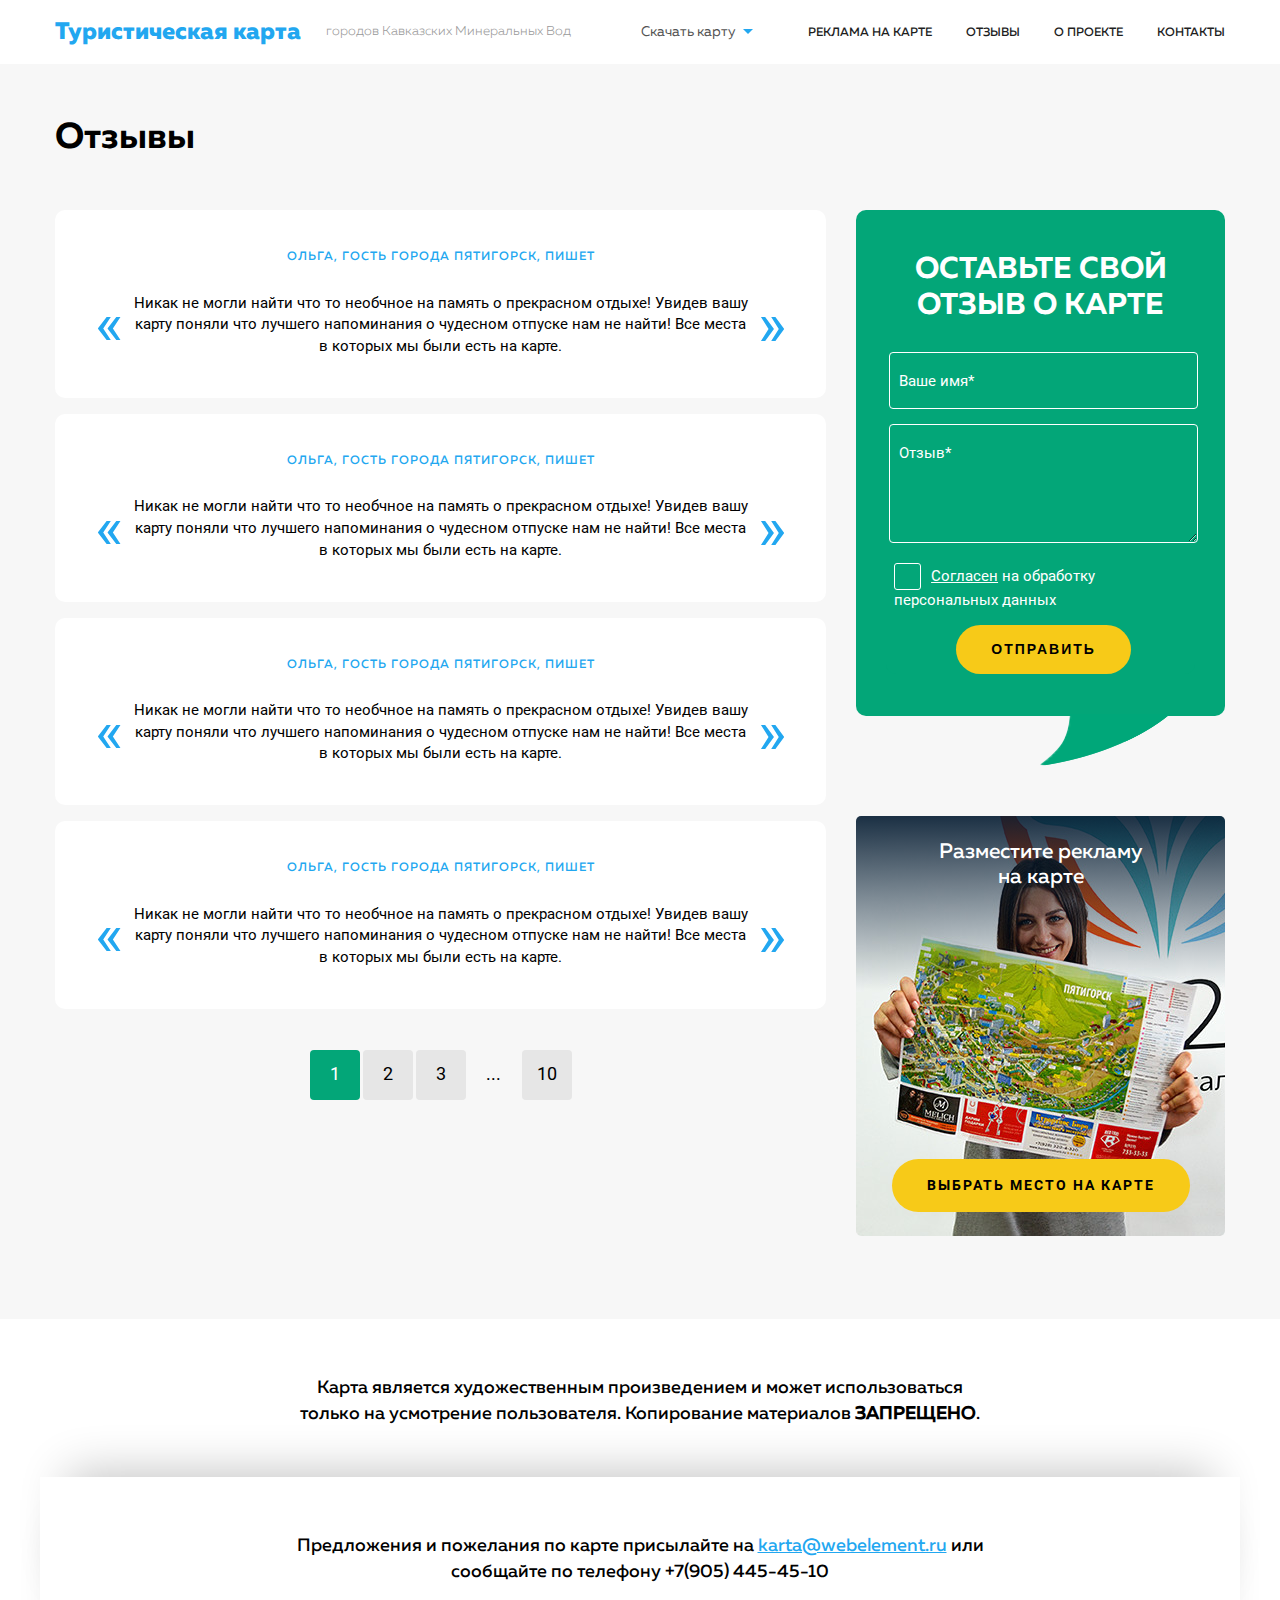
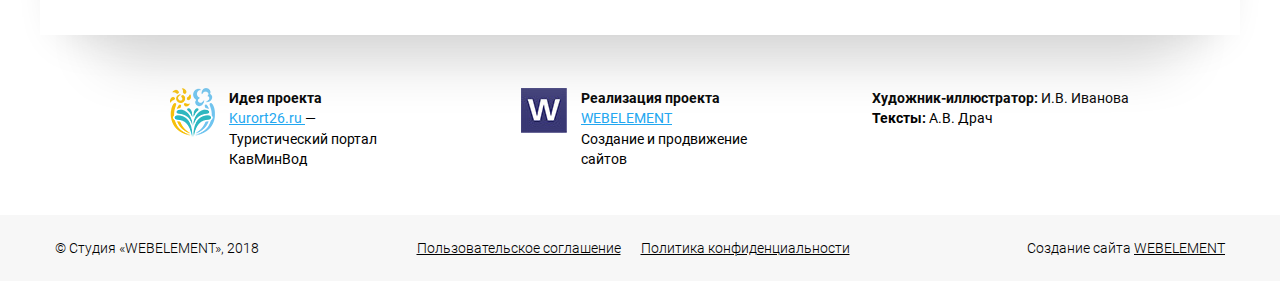
<file: reviews.html>
<!DOCTYPE html>
<html lang="ru">

<head>
  <meta charset="UTF-8">
  <meta name="viewport" content="width=device-width, initial-scale=1.0">
  <meta http-equiv="X-UA-Compatible" content="ie=edge">
  <link rel="stylesheet" href="css/style.min.css">
  <title>Карта</title>
</head>

<body>

  <div id="wrapper-content">

    <header class="main-header">
      <div class="container  main-header__inner">
        <div class="main-header__logo"><a href="#">Туристическая карта <span>городов Кавказских Минеральных Вод</span></a></div>
        <div class="drop-select">
          <div class="drop-select__title  drop-select__title--drop">Скачать карту</div>
          <div class="links-list  links-list--header">
            <div class="links-list__inner">
              <div class="links-list__item">
                <a class="links-list__link" href="#">Пятигорск.pdf</a><span> 250kb</span>
              </div>
              <div class="links-list__item">
                <a class="links-list__link" href="#">Ессентуки.pdf</a><span> 250kb</span>
              </div>
              <div class="links-list__item">
                <a class="links-list__link" href="#">Кисловодск.pdf</a><span> 250kb</span>
              </div>
            </div>
          </div>
          <div class="drop-select__delay"></div>
        </div>
        <nav class="main-nav">
          <div class="main-nav__item"><a class="main-nav__link" href="#">Реклама на карте</a></div>
          <div class="main-nav__item"><a class="main-nav__link" href="#">Отзывы</a></div>
          <div class="main-nav__item"><a class="main-nav__link" href="#">О проекте</a></div>
          <div class="main-nav__item"><a class="main-nav__link" href="#">Контакты</a></div>
        </nav>
        <div class="mobile-nav">
          <a href="#mobile-menu" class="hamburger-wrap">
            <span class="hamburger-icon"></span>
          </a>
        </div>
      </div>
    </header>

    <section class="reviews-page">
      <div class="container">
        <h1 class="reviews-page__title  page-title">Отзывы</h1>
        <div class="page-inner">
          <div class="page-content">
            <div class="reviews-list">
              <div class="reviews-list__item">
                <div class="reviews-list__title">ольга, гость города Пятигорск, пишет</div>
                <div class="reviews-list__text">Никак не могли найти что то необчное на память о прекрасном отдыхе! Увидев вашу карту поняли что лучшего напоминания о чудесном отпуске нам не найти! Все места в которых мы были есть на карте.</div>
              </div>
              <div class="reviews-list__item">
                <div class="reviews-list__title">ольга, гость города Пятигорск, пишет</div>
                <div class="reviews-list__text">Никак не могли найти что то необчное на память о прекрасном отдыхе! Увидев вашу карту поняли что лучшего напоминания о чудесном отпуске нам не найти! Все места в которых мы были есть на карте.</div>
              </div>
              <div class="reviews-list__item">
                <div class="reviews-list__title">ольга, гость города Пятигорск, пишет</div>
                <div class="reviews-list__text">Никак не могли найти что то необчное на память о прекрасном отдыхе! Увидев вашу карту поняли что лучшего напоминания о чудесном отпуске нам не найти! Все места в которых мы были есть на карте.</div>
              </div>
              <div class="reviews-list__item">
                <div class="reviews-list__title">ольга, гость города Пятигорск, пишет</div>
                <div class="reviews-list__text">Никак не могли найти что то необчное на память о прекрасном отдыхе! Увидев вашу карту поняли что лучшего напоминания о чудесном отпуске нам не найти! Все места в которых мы были есть на карте.</div>
              </div>
            </div>
            <ul class="pagination">
              <!-- <li class="pg_prev"><a href="#"></a></li> -->
              <li class="current"><a href="#">1</a></li>
              <li><a href="#">2</a></li>
              <li><a href="#">3</a></li>
              <li><a class="pagination__dots" href="">...</a></li>
              <li><a href="#">10</a></li>
              <!-- <li class="pg_next"><a href="#"></a></li> -->
            </ul>
          </div>
          <aside class="page-sidebar">
            <div class="feedback-form__inner  feedback-form__inner--sidebar">
              <h3 class="feedback-form__title">Оставьте свой отзыв о карте</h3>
              <form action="/" method="post" class="feedback-form feedback-form--sidebar clearfix">
                <div class="form-group">
                  <label class="form-label">
                    <span>Ваше имя*</span>
                    <input class="form-input placeholder-fly" type="text">
                  </label>
                </div>
                <div class="form-group">
                  <label class="form-label">
                    <span>Отзыв*</span>
                    <textarea class="form-input form-textarea placeholder-fly" name="message"></textarea>
                  </label>
                </div>
                <div class="form-group  form-group--checkbox">
                  <label class="form-label">
                    <input class="form-input form-input--checkbox" type="checkbox" required>
                    <!-- <span class="form-group__checkbox"></span> -->
                    <span class="form-group__checkbox-description"><a href="#">Согласен</a> на обработку персональных данных</span>
                  </label>
                </div>
                <div class="feedback__btns"><button type="submit" class="btn  btn--bg-yellow">Отправить</button></div>
              </form>
            </div>
            <div class="side-banner">
              <div class="side-banner__title">Разместите рекламу на карте</div>
              <div class="btn btn--bg-yellow">Выбрать место на карте</div>
            </div>
          </aside>
        </div>
      </div>
    </section>

    <div class="footer">
      <div class="footer-top">
        <div class="footer-top__info">
          <div class="container">
            <div class="footer-top__text">Карта является художественным произведением и может использоваться только на усмотрение пользователя. Копирование материалов <b>запрещено</b>.</div>
          </div>
        </div>
        <div class="footer-top__info  footer-top__info--shadow">
          <div class="container">
            <div class="footer-top__text">
              Предложения и пожелания по карте присылайте на <a class="footer-top__mail" href="mailto:karta@webelement.ru">karta@webelement.ru</a> или сообщайте по телефону <a class="footer-top__tel" href="tel:+79054454510">+7(905) 445-45-10</a>
            </div>
          </div>
        </div>
      </div>
      <div class="footer-info">
        <div class="container">
          <div class="footer-info__item">
            <div class="footer-info__pic"><img src="img/kurort26.png" alt=""></div>
            <div class="footer-info__description">
              <div class="footer-info__title">Идея проекта</div>
              <a href="kurort26.ru" class="footer-info__link">Kurort26.ru </a>&mdash;
              <div class="footer-info__text">Туристический портал КавМинВод</div>
            </div>
          </div>
          <div class="footer-info__item">
            <div class="footer-info__pic"><img src="img/web.jpg" alt=""></div>
            <div class="footer-info__description">
              <div class="footer-info__title">Реализация проекта</div>
              <a href="webelement.ru" class="footer-info__link  footer-info__link--uppercase">webelement</a>
              <div class="footer-info__text">Создание и продвижение сайтов</div>
            </div>
          </div>
          <div class="footer-info__item">
            <div class="footer-info__description">
              <div class="footer-info__text"><b>Художник-иллюстратор:</b> И.В. Иванова</div>
              <div class="footer-info__text"><b>Тексты:</b> А.В. Драч</div>
            </div>
          </div>
        </div>
      </div>
      <div class="footer-bottom">
        <div class="container">
          <div class="footer-bottom__item">&copy; Студия &laquo;WEBELEMENT&raquo;, 2018</div>
          <div class="footer-bottom__item  footer-bottom__item--policy">
            <div class="policy">
              <a href="/user-agreement/">Пользовательское соглашение</a>
              <a href="/privacy-policy/">Политика конфиденциальности</a>
            </div>
          </div>
          <div class="footer-bottom__item">Создание сайта <a href="webelement.ru">webelement</a></div>
        </div>
      </div>
    </div>





    <a class="totop" href="#header-top"></a>
  </div>

  <div class="cookies-popup">
    <div class="cookies-popup__wrapper">
      <div class="cookies-popup__text">Наш Сайт <a href="/privacy-policy/" target="_blank">использует cookie-файлы</a> для того, чтобы отличить Вас от других пользователей нашего ресурса.</div>
      <a href="#" class="cookies-popup__btn">Ok</a>
    </div>
  </div>

  <noindex>
    <nav id="mobile-menu" class="mobile-menu">
      <a class="cross-btn" id="cross-btn" href="#wrapper-content"></a>
      <div class="main-nav  main-nav--mobile">
        <ul class="main-menu">
          <li class="main-menu__item"><a class="main-menu__link  main-menu__link--active" href="#">Реклама на карте</a></li>
          <li class="main-menu__item"><a class="main-menu__link" href="#">Отзывы</a></li>
          <li class="main-menu__item"><a class="main-menu__link" href="#">О проекте</a></li>
          <li class="main-menu__item"><a class="main-menu__link" href="#">Контакты</a></li>
        </ul>
      </div>
    </nav>
  </noindex>

  <!-- <script src="js/jquery-3.1.1.min.js"></script> -->
  <script src="js/jquery-3.2.1.min.js"></script>
  <script src="js/js.cookie.js"></script>
  <script src="js/jquery.mmenu.js"></script>
  <script src="js/slick.min.js"></script>
  <script src="js/wow.js"></script>
  <script src="js/jquery.fancybox.min.js"></script>
  <script src="js/jquery.maskedinput.js"></script>
  <script src="js/script.js"></script>
</body>

</html>
</file>
